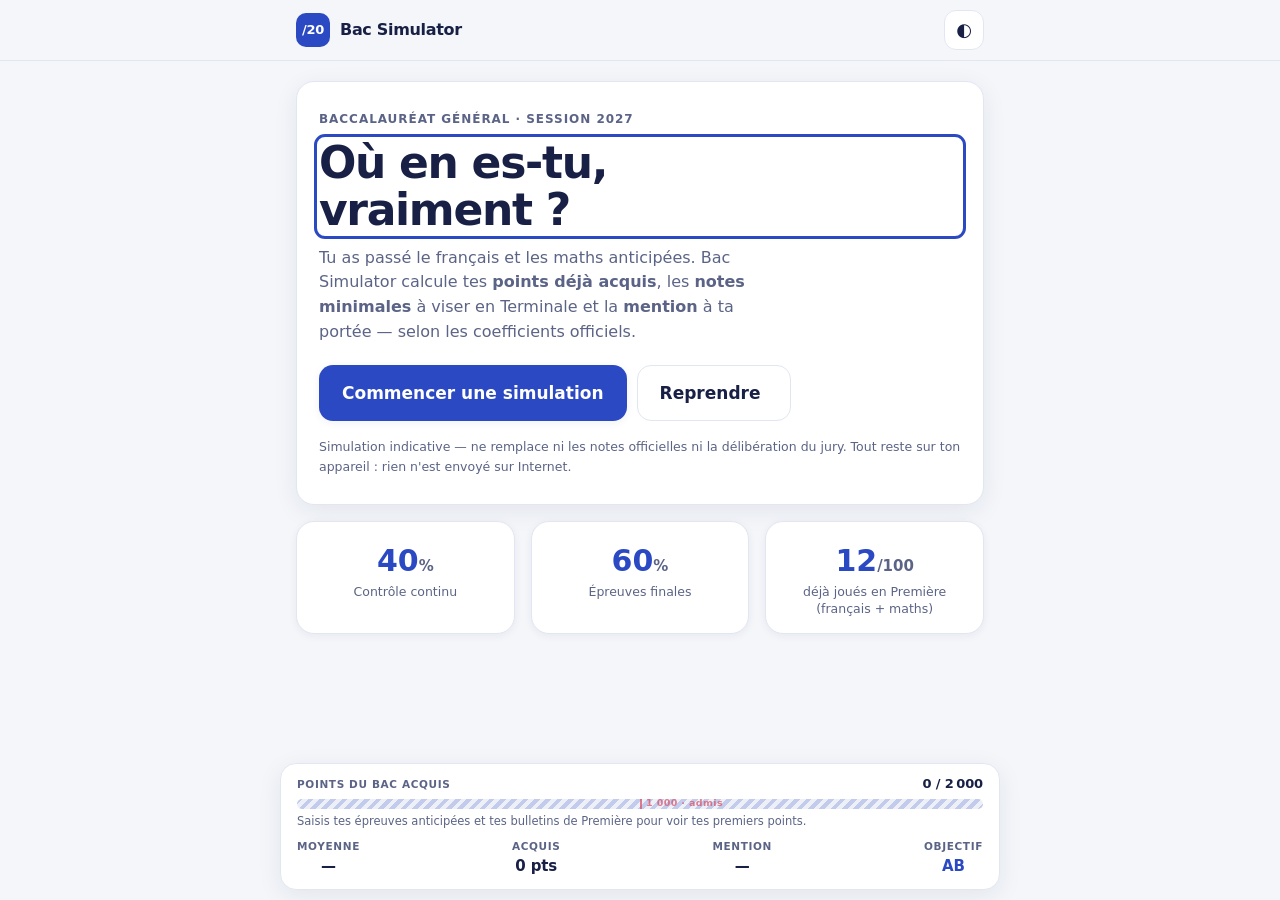
<file: index.html>
<!DOCTYPE html>
<html lang="fr" data-theme="auto">
<head>
  <meta charset="UTF-8">
  <meta name="viewport" content="width=device-width, initial-scale=1, viewport-fit=cover">
  <meta name="description" content="Bac Simulator : simulateur de moyenne au baccalauréat général (session 2027) — points acquis, notes minimales, scénarios et mentions.">
  <meta name="theme-color" content="#2B49C3">

  <title>Bac Simulator — Bac Général 2027</title>

  <!-- PWA (activée à l'étape 5) -->
  <link rel="manifest" href="manifest.json">
  <link rel="icon" href="assets/icons/icon-192.png" type="image/png">
  <link rel="apple-touch-icon" href="assets/icons/apple-touch-icon.png">

  <link rel="stylesheet" href="style.css">
</head>
<body>
  <!-- Lien d'évitement : premier élément focusable de la page -->
  <a class="skip-link" href="#main">Aller au contenu</a>

  <!-- ================================================================
       EN-TÊTE GLOBAL : logo, stepper, bascule de thème
       ================================================================ -->
  <header class="app-header" role="banner">
    <div class="app-header__inner">
      <a href="#ecran-accueil" class="brand" data-goto="accueil" aria-label="Bac Simulator, retour à l'accueil">
        <span class="brand__badge" aria-hidden="true">/20</span>
        <span class="brand__name">Bac Simulator</span>
      </a>

      <div class="app-header__actions">
        <button type="button" class="btn-icon" id="btn-theme"
                aria-label="Changer de thème (clair, sombre, automatique)">
          <span class="btn-icon__glyph" aria-hidden="true">◐</span>
        </button>
      </div>
    </div>

    <nav class="stepper" id="stepper" aria-label="Étapes de la simulation" hidden>
      <ol class="stepper__list">
        <li class="stepper__item" data-step="profil"><button type="button" data-goto="profil">Profil</button></li>
        <li class="stepper__item" data-step="specialites"><button type="button" data-goto="specialites">Spécialités</button></li>
        <li class="stepper__item" data-step="options"><button type="button" data-goto="options">Options</button></li>
        <li class="stepper__item" data-step="notes"><button type="button" data-goto="notes">Notes</button></li>
        <li class="stepper__item" data-step="resultats"><button type="button" data-goto="resultats">Résultats</button></li>
        <li class="stepper__item" data-step="strategie"><button type="button" data-goto="strategie">Stratégie</button></li>
        <li class="stepper__item" data-step="dashboard"><button type="button" data-goto="dashboard">Graphiques</button></li>
      </ol>
    </nav>
  </header>

  <main id="main" class="app-main" role="main">

    <!-- ============================================================
         ÉCRAN 1 — ACCUEIL
         ============================================================ -->
    <section class="ecran" id="ecran-accueil" aria-labelledby="titre-accueil">
      <div class="hero card card--hero">
        <p class="eyebrow">Baccalauréat général · Session 2027</p>
        <h1 id="titre-accueil" class="hero__title">Où en es-tu,<br>vraiment&nbsp;?</h1>
        <p class="hero__lead">
          Tu as passé le français et les maths anticipées. Bac Simulator calcule tes
          <strong>points déjà acquis</strong>, les <strong>notes minimales</strong> à viser en
          Terminale et la <strong>mention</strong> à ta portée — selon les coefficients officiels.
        </p>

        <div class="hero__actions">
          <button type="button" class="btn btn--primary btn--lg" id="btn-commencer" data-goto="profil">
            Commencer une simulation
          </button>
          <button type="button" class="btn btn--ghost btn--lg" id="btn-reprendre" hidden>
            Reprendre <span class="btn__meta" id="reprendre-date"></span>
          </button>
        </div>

        <p class="hero__disclaimer">
          Simulation indicative — ne remplace ni les notes officielles ni la délibération du jury.
          Tout reste sur ton appareil : rien n'est envoyé sur Internet.
        </p>
      </div>

      <div class="grid grid--3">
        <div class="card card--stat">
          <p class="stat__value">40<span class="stat__unit">%</span></p>
          <p class="stat__label">Contrôle continu</p>
        </div>
        <div class="card card--stat">
          <p class="stat__value">60<span class="stat__unit">%</span></p>
          <p class="stat__label">Épreuves finales</p>
        </div>
        <div class="card card--stat">
          <p class="stat__value">12<span class="stat__unit">/100</span></p>
          <p class="stat__label">déjà joués en Première<br>(français + maths)</p>
        </div>
      </div>
    </section>

    <!-- ============================================================
         ÉCRAN 2 — PROFIL & OBJECTIF
         ============================================================ -->
    <section class="ecran" id="ecran-profil" aria-labelledby="titre-profil" hidden>
      <h2 id="titre-profil" class="ecran__title">Ton profil</h2>
      <p class="ecran__sub">Tout est facultatif sauf l'objectif — il pilote la simulation.</p>

      <form class="card form" id="form-profil" novalidate>
        <div class="form__row form__row--2">
          <div class="field">
            <label for="input-prenom">Prénom <span class="field__hint">(facultatif)</span></label>
            <input type="text" id="input-prenom" name="prenom" autocomplete="given-name" placeholder="Ex. : Léa">
          </div>
          <div class="field">
            <label for="input-nom">Nom <span class="field__hint">(facultatif)</span></label>
            <input type="text" id="input-nom" name="nom" autocomplete="family-name" placeholder="Ex. : Martin">
          </div>
        </div>

        <div class="field">
          <label for="select-academie">Académie <span class="field__hint">(facultatif)</span></label>
          <!-- Options injectées depuis bacData.js (ordre alphabétique) -->
          <select id="select-academie" name="academie">
            <option value="">— Choisir —</option>
          </select>
        </div>

        <fieldset class="field">
          <legend>Ton objectif</legend>
          <div class="chips" role="radiogroup" aria-label="Objectif visé" id="chips-objectif">
            <label class="chip"><input type="radio" name="objectif" value="10"><span>Admis <small>≥ 10</small></span></label>
            <label class="chip"><input type="radio" name="objectif" value="12" checked><span>Assez Bien <small>≥ 12</small></span></label>
            <label class="chip"><input type="radio" name="objectif" value="14"><span>Bien <small>≥ 14</small></span></label>
            <label class="chip"><input type="radio" name="objectif" value="16"><span>Très Bien <small>≥ 16</small></span></label>
            <label class="chip"><input type="radio" name="objectif" value="20"><span>20/20 <small>viser tout</small></span></label>
          </div>
        </fieldset>

        <div class="form__nav">
          <button type="button" class="btn btn--ghost" data-goto="accueil">Retour</button>
          <button type="button" class="btn btn--primary" data-goto="specialites">Continuer</button>
        </div>
      </form>
    </section>

    <!-- ============================================================
         ÉCRAN 3 — SPÉCIALITÉS (contenu généré par ui.js)
         ============================================================ -->
    <section class="ecran" id="ecran-specialites" aria-labelledby="titre-spes" hidden>
      <h2 id="titre-spes" class="ecran__title">Tes spécialités</h2>
      <p class="ecran__sub">Choisis tes 3 spécialités de Première, puis celle que tu abandonnes.</p>

      <div class="card">
        <p class="eyebrow">1 · Mes 3 spécialités de Première</p>
        <div class="chips chips--wrap" id="liste-specialites" role="group"
             aria-label="Spécialités de Première (3 choix)"></div>
        <p class="field__error" id="err-specialites" role="alert" hidden></p>
      </div>

      <div class="card">
        <p class="eyebrow">2 · Celle que j'abandonne en fin de Première</p>
        <p class="card__note">Elle bascule en contrôle continu (coefficient 8, moyenne de Première).
          Les deux autres seront évaluées en épreuve finale (coefficient 16 chacune).</p>
        <div class="chips" id="liste-abandon" role="radiogroup" aria-label="Spécialité abandonnée"></div>
      </div>

      <div class="form__nav">
        <button type="button" class="btn btn--ghost" data-goto="profil">Retour</button>
        <button type="button" class="btn btn--primary" data-goto="options" data-etape="specialites">Continuer</button>
      </div>
    </section>

    <!-- ============================================================
         ÉCRAN 4 — OPTIONS (contenu généré par ui.js)
         ============================================================ -->
    <section class="ecran" id="ecran-options" aria-labelledby="titre-options" hidden>
      <h2 id="titre-options" class="ecran__title">Tes options</h2>
      <p class="ecran__sub">Chaque option ajoute un coefficient 2 par année suivie,
        <strong>en plus</strong> des 100 coefficients. Une note faible peut donc faire baisser ta moyenne.</p>

      <div class="card">
        <p class="eyebrow">Options suivies en Première <span class="badge">1 max + latin/grec</span></p>
        <div class="chips chips--wrap" id="options-premiere" role="group"
             aria-label="Options de Première"></div>
      </div>

      <div class="card">
        <p class="eyebrow">Options prévues en Terminale <span class="badge">2 max + latin/grec</span></p>
        <div class="chips chips--wrap" id="options-terminale" role="group"
             aria-label="Options de Terminale"></div>
        <p class="card__note">Maths complémentaires est réservée aux élèves qui abandonnent la
          spécialité maths ; Maths expertes à ceux qui la conservent.</p>
        <p class="field__error" id="err-options" role="alert" hidden></p>
      </div>

      <div class="form__nav">
        <button type="button" class="btn btn--ghost" data-goto="specialites">Retour</button>
        <button type="button" class="btn btn--primary" data-goto="notes" data-etape="options">Continuer</button>
      </div>
    </section>

    <!-- ============================================================
         ÉCRAN 5 — NOTES (lignes générées par ui.js)
         ============================================================ -->
    <section class="ecran" id="ecran-notes" aria-labelledby="titre-notes" hidden>
      <h2 id="titre-notes" class="ecran__title">Tes notes</h2>

      <div class="tabs" role="tablist" aria-label="Catégories de notes">
        <button type="button" class="tab is-active" role="tab" aria-selected="true" id="tab-ea"  aria-controls="panel-ea">Épreuves anticipées</button>
        <button type="button" class="tab" role="tab" aria-selected="false" id="tab-cc1" aria-controls="panel-cc1">Bulletins 1<sup>re</sup></button>
        <button type="button" class="tab" role="tab" aria-selected="false" id="tab-cct" aria-controls="panel-cct">Hypothèses T<sup>le</sup></button>
      </div>

      <!-- Volet 1 : épreuves anticipées (déjà passées) -->
      <div class="tab-panel" id="panel-ea" role="tabpanel" aria-labelledby="tab-ea">
        <div id="liste-ea"></div>
      </div>

      <!-- Volet 2 : bulletins de Première -->
      <div class="tab-panel" id="panel-cc1" role="tabpanel" aria-labelledby="tab-cc1" hidden>
        <div class="switch-line card card--flat">
          <label class="switch">
            <input type="checkbox" id="mode-trimestres">
            <span class="switch__track" aria-hidden="true"></span>
            <span class="switch__label">Saisir les 3 trimestres (au lieu de la moyenne annuelle)</span>
          </label>
        </div>
        <div id="liste-cc1"></div>
      </div>

      <!-- Volet 3 : hypothèses de Terminale (bulletins + épreuves finales) -->
      <div class="tab-panel" id="panel-cct" role="tabpanel" aria-labelledby="tab-cct" hidden>
        <p class="callout">
          Ces notes sont des <strong>hypothèses</strong> : ajuste-les au fil de l'année de
          Terminale, tout se recalcule aussitôt. Les lignes vides sont supposées égales à
          ta moyenne actuelle dans les calculs d'objectif.
        </p>
        <button type="button" class="btn btn--ghost" id="btn-prefill">
          Pré-remplir avec mes moyennes de Première
        </button>
        <p class="eyebrow" style="margin-top:16px">Bulletins de Terminale <span class="badge">dont EPS, coef 6</span></p>
        <div id="liste-cct"></div>
        <p class="eyebrow" style="margin-top:16px">Épreuves finales</p>
        <div id="liste-epreuves-terminale"></div>
      </div>

      <div class="form__nav">
        <button type="button" class="btn btn--ghost" data-goto="options">Retour</button>
        <button type="button" class="btn btn--primary" data-goto="resultats">Voir mes résultats</button>
      </div>
    </section>

    <!-- ============================================================
         ÉCRAN 6 — RÉSULTATS & SCÉNARIOS (rempli par ui.js)
         ============================================================ -->
    <section class="ecran" id="ecran-resultats" aria-labelledby="titre-resultats" hidden>
      <h2 id="titre-resultats" class="ecran__title">Tes résultats</h2>

      <div class="card card--copie">
        <div class="copie__ligne">
          <span>Moyenne projetée</span>
          <strong class="num num--xl" id="res-moyenne">—</strong>
        </div>
        <div class="copie__grid">
          <div><span>Points acquis (Première)</span><strong class="num" id="res-acquis">—</strong></div>
          <div><span>Points restants (max)</span><strong class="num" id="res-restants">—</strong></div>
          <div><span>Coefficient total</span><strong class="num" id="res-coef">—</strong></div>
          <div><span>Mention projetée</span><strong id="res-mention">—</strong></div>
          <div><span>Encore possible</span><strong id="res-mention-max">—</strong></div>
          <div><span>Indice de faisabilité</span><strong class="num" id="res-faisabilite">—</strong></div>
        </div>
        <p class="card__note copie__legende"><strong>Acquis</strong> = épreuves anticipées + bulletins de
          Première (contrôle continu inclus) — ces points sont définitifs.
          <strong>Projeté</strong> = tes hypothèses de Terminale, encore modifiables.</p>
        <p class="card__note" id="res-avertissement" hidden></p>
      </div>

      <div class="card">
        <p class="eyebrow" id="titre-minimales">Pour atteindre ton objectif</p>
        <p class="card__note" id="texte-minimales"></p>
        <ul class="mini-notes" id="liste-minimales"></ul>
      </div>

      <div class="card" id="carte-scenarios">
        <p class="eyebrow">Scénarios pour y arriver</p>
        <div class="scenarios" id="liste-scenarios"></div>
      </div>

      <!-- Rattrapage (2d groupe) : visible seulement entre 8 et 10 de moyenne -->
      <div class="card card--rattrapage" id="carte-rattrapage" hidden>
        <p class="eyebrow">Rattrapage (épreuves du 2d groupe)</p>
        <p class="card__note" id="rattrapage-intro"></p>
        <div class="chips" id="rattrapage-matieres" role="group"
             aria-label="Choisis les 2 matières à repasser à l'oral"></div>
        <div id="rattrapage-resultat" aria-live="polite"></div>
      </div>

      <!-- Notes cibles (mode manuel) + comparateur « Et si ? » -->
      <div class="card" id="carte-cibles">
        <p class="eyebrow">Et si… ? — Mes notes cibles</p>
        <p class="card__note">Fixe TES notes visées aux épreuves de Terminale :
          la colonne B montre ce que ça donnerait, comparé à tes hypothèses
          actuelles (colonne A). Champs vides = hypothèses actuelles.</p>
        <div id="liste-cibles"></div>
        <div class="comparateur">
          <div class="comparateur__colonne">
            <span class="bandeau__label">A · Hypothèses actuelles</span>
            <strong class="num" id="comp-a-moyenne">—</strong>
            <span id="comp-a-mention" class="comparateur__mention">—</span>
          </div>
          <div class="comparateur__delta num" id="comp-delta" aria-live="polite">—</div>
          <div class="comparateur__colonne">
            <span class="bandeau__label">B · Mes notes cibles</span>
            <strong class="num" id="comp-b-moyenne">—</strong>
            <span id="comp-b-mention" class="comparateur__mention">—</span>
          </div>
        </div>
      </div>

      <div class="card card--assistant">
        <p class="eyebrow">L'assistant</p>
        <ul class="conseils" id="liste-conseils" aria-live="polite"></ul>
      </div>

      <div class="form__nav">
        <button type="button" class="btn btn--ghost" data-goto="notes">Retour</button>
        <button type="button" class="btn btn--primary" data-goto="strategie">Voir ma stratégie</button>
      </div>
    </section>

    <!-- ============================================================
         ÉCRAN 7 — TABLEAU DE BORD (Chart.js à l'étape 4)
         ============================================================ -->
    <!-- ============================================================
         ÉCRAN 7 — STRATÉGIE (v1.3, contenu généré par ui.js)
         ============================================================ -->
    <section class="ecran" id="ecran-strategie" aria-labelledby="titre-strategie" hidden>
      <h2 id="titre-strategie" class="ecran__title">Ta stratégie</h2>
      <p class="ecran__sub">Le chemin le plus facile vers ton objectif, calculé
        à partir de ton niveau et de tes points forts — pas une répartition
        uniforme.</p>

      <!-- Choix de l'objectif à optimiser -->
      <section class="card" aria-labelledby="titre-strat-objectif">
        <p class="eyebrow" id="titre-strat-objectif">Objectif à atteindre</p>
        <div class="chips" role="radiogroup" aria-label="Objectif de la stratégie"
             id="strategie-objectifs"></div>
        <p class="strat__requis" id="strategie-requis"></p>
      </section>

      <!-- Curseur de confiance : c'est lui qui personnalise tout le reste -->
      <section class="card" aria-labelledby="titre-confiance">
        <p class="eyebrow" id="titre-confiance">Ton niveau, matière par matière</p>
        <p class="ecran__sub">Gagner un point coûte plus cher dans une matière
          fragile. Dis-le au simulateur : il en tiendra compte pour répartir
          l'effort.</p>
        <div id="liste-confiance"></div>
      </section>

      <!-- Les trois chemins, classés du plus facile au plus dur -->
      <section class="card" aria-labelledby="titre-chemins">
        <p class="eyebrow" id="titre-chemins">Trois chemins possibles</p>
        <div id="liste-strategies" aria-live="polite"></div>
      </section>

      <!-- Classement de rentabilité -->
      <section class="card" aria-labelledby="titre-rentabilite">
        <p class="eyebrow" id="titre-rentabilite">Où un point rapporte-t-il le plus ?</p>
        <ol class="rentab" id="liste-rentabilite"></ol>
        <p class="ecran__sub" id="rentab-note"></p>
      </section>

      <div class="form__nav">
        <button type="button" class="btn btn--ghost" data-goto="resultats">Retour</button>
        <button type="button" class="btn btn--primary" data-goto="dashboard">Graphiques</button>
      </div>
    </section>

    <section class="ecran" id="ecran-dashboard" aria-labelledby="titre-dash" hidden>
      <h2 id="titre-dash" class="ecran__title">Tableau de bord</h2>
      <p class="ecran__sub">Quatre lectures visuelles de ta simulation, mises à jour en direct.
        Touche un graphique pour l'agrandir.</p>

      <div class="grid grid--2">
        <div class="card card--chart">
          <p class="eyebrow">Répartition des coefficients</p>
          <div class="chart-slot"><canvas id="chart-coefs" aria-label="Répartition des coefficients" role="img"></canvas></div>
        </div>
        <div class="card card--chart">
          <p class="eyebrow">Points acquis / projetés / restants</p>
          <div class="chart-slot"><canvas id="chart-points" aria-label="Points acquis, projetés et restants" role="img"></canvas></div>
        </div>
        <div class="card card--chart">
          <p class="eyebrow">Progression vers l'objectif</p>
          <div class="chart-slot"><canvas id="chart-progression" aria-label="Progression vers l'objectif" role="img"></canvas></div>
        </div>
        <div class="card card--chart">
          <p class="eyebrow">Note requise par mention</p>
          <div class="chart-slot"><canvas id="chart-mentions" aria-label="Note moyenne requise pour chaque mention" role="img"></canvas></div>
        </div>
        <div class="card card--chart" id="carte-historique" hidden>
          <p class="eyebrow">Évolution de ma moyenne projetée</p>
          <div class="chart-slot"><canvas id="chart-historique" aria-label="Évolution de la moyenne projetée dans le temps" role="img"></canvas></div>
        </div>
      </div>

      <div class="card card--flat">
        <p class="card__note">Épingle régulièrement ta moyenne (une fois par jour
          maximum) pour suivre ta progression sur l'année de Terminale. Un point
          est aussi épinglé automatiquement à chaque première visite du jour.</p>
        <button type="button" class="btn btn--ghost" id="btn-epingler">
          📌 Épingler ma moyenne du jour
        </button>
      </div>

      <div class="form__nav">
        <button type="button" class="btn btn--ghost" data-goto="resultats">Retour</button>
        <button type="button" class="btn btn--primary" data-goto="export">Exporter / Réglages</button>
      </div>
    </section>

    <!-- ============================================================
         ÉCRAN 8 — EXPORT & RÉGLAGES
         ============================================================ -->
    <section class="ecran" id="ecran-export" aria-labelledby="titre-export" hidden>
      <h2 id="titre-export" class="ecran__title">Export &amp; réglages</h2>

      <div class="card">
        <p class="eyebrow">Bilan PDF</p>
        <p class="card__note">Un document complet : notes, coefficients, calculs, graphiques et scénarios.</p>
        <button type="button" class="btn btn--primary" id="btn-pdf">
          Télécharger le bilan PDF
        </button>
      </div>

      <div class="card">
        <p class="eyebrow">Partager ma simulation</p>
        <p class="card__note">Génère un lien qui contient toute ta simulation
          (parcours, notes, profil) — la personne qui l'ouvre la retrouve à
          l'identique, sans aucun serveur. Ne le partage qu'avec des personnes
          de confiance.</p>
        <button type="button" class="btn btn--primary" id="btn-partager">
          Copier le lien de partage
        </button>
        <p class="card__note" id="partage-feedback" role="status" hidden></p>
      </div>

      <div class="card">
        <p class="eyebrow">Installer l'application</p>
        <p class="card__note">Bac Simulator s'installe comme une application et
          fonctionne ensuite entièrement hors ligne.</p>
        <button type="button" class="btn btn--ghost" id="btn-installer" hidden>
          Installer sur cet appareil
        </button>
        <p class="card__note" id="ios-install" hidden>
          Sur iPhone / iPad : bouton <strong>Partager</strong> de Safari →
          <strong>« Sur l'écran d'accueil »</strong>.
        </p>
        <p class="card__note" id="install-indispo" hidden>
          L'installation sera proposée par le navigateur après quelques visites,
          ou via le menu du navigateur (« Installer l'application »).
        </p>
      </div>

      <div class="card">
        <p class="eyebrow">Sauvegarde</p>
        <p class="card__note">Ta simulation est enregistrée automatiquement sur cet appareil
          (localStorage). Rien n'est envoyé sur Internet.</p>
        <button type="button" class="btn btn--danger" id="btn-reset">Réinitialiser la simulation</button>
      </div>

      <div class="form__nav">
        <button type="button" class="btn btn--ghost" data-goto="dashboard">Retour</button>
        <button type="button" class="btn btn--ghost" data-goto="accueil">Accueil</button>
      </div>
    </section>
  </main>

  <!-- ================================================================
       BANDEAU DE SYNTHÈSE (sticky, mis à jour en direct par ui.js)
       ================================================================ -->
  <aside class="bandeau" id="bandeau" aria-live="polite" aria-label="Synthèse en direct" hidden>

    <!-- Barre des points du bac déjà acquis (sur 2 000). Le repère à 50 %
         matérialise les 1 000 points de l'admission. -->
    <div class="jauge" id="jauge-bac">
      <div class="jauge__entete">
        <span class="jauge__label">Points du bac acquis</span>
        <strong class="jauge__valeur num" id="jauge-texte">0 / 2 000</strong>
      </div>
      <div class="jauge__piste" role="progressbar" id="jauge-barre"
           aria-valuemin="0" aria-valuemax="100" aria-valuenow="0"
           aria-label="Part des points du bac déjà acquis">
        <div class="jauge__remplissage" id="jauge-remplissage"></div>
        <div class="jauge__enjeu" id="jauge-enjeu"></div>
        <span class="jauge__repere" aria-hidden="true"><i>1 000 · admis</i></span>
      </div>
      <p class="jauge__note" id="jauge-note">Seules les notes déjà obtenues comptent ici.</p>
    </div>

    <div class="bandeau__chiffres">
    <div class="bandeau__item">
      <span class="bandeau__label">Moyenne</span>
      <strong class="num" id="bandeau-moyenne">—</strong>
    </div>
    <div class="bandeau__item">
      <span class="bandeau__label">Acquis</span>
      <strong class="num" id="bandeau-acquis">—</strong>
    </div>
    <div class="bandeau__item">
      <span class="bandeau__label">Mention</span>
      <strong id="bandeau-mention">—</strong>
    </div>
    <div class="bandeau__item bandeau__item--objectif">
      <span class="bandeau__label">Objectif</span>
      <strong id="bandeau-objectif">—</strong>
    </div>
    </div>
  </aside>

  <!-- ================================================================
       MODALE « GRAPHIQUE EN PLEIN ÉCRAN »
       ================================================================ -->
  <div class="modale" id="modale-graph" role="dialog" aria-modal="true"
       aria-labelledby="modale-titre" hidden>
    <div class="modale__contenu card">
      <header class="modale__entete">
        <p class="eyebrow" id="modale-titre"></p>
        <button type="button" class="btn-icon" id="modale-fermer" aria-label="Fermer le graphique">
          <span aria-hidden="true">✕</span>
        </button>
      </header>
      <div class="modale__canvas">
        <canvas id="chart-zoom"></canvas>
      </div>
    </div>
  </div>

  <!-- Bibliothèques embarquées localement (assets/libs) : window.Chart, window.jspdf -->
  <script src="assets/libs/chart.umd.min.js"></script>
  <script src="assets/libs/jspdf.umd.min.js"></script>
  <!-- Point d'entrée (modules ES6 → serveur local ou GitHub Pages, cf. README) -->
  <script type="module" src="script.js"></script>
</body>
</html>
</file>
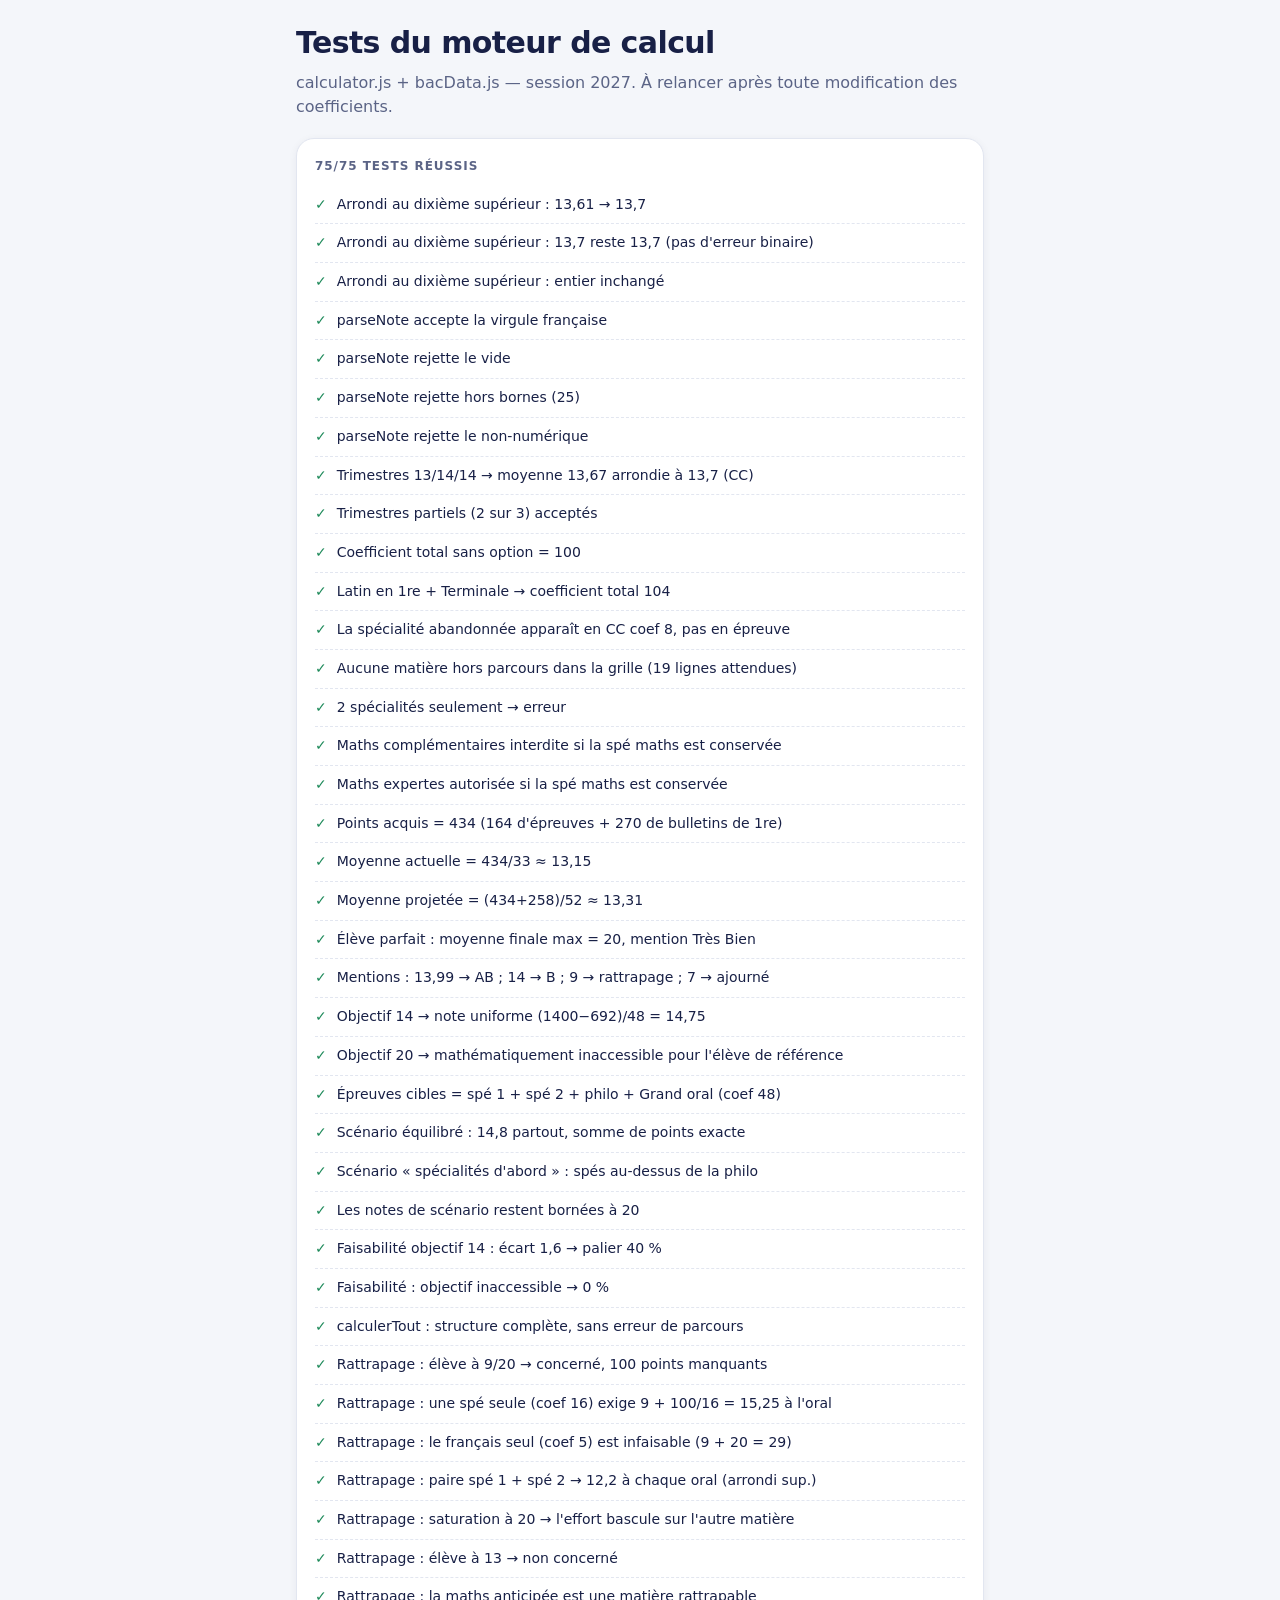
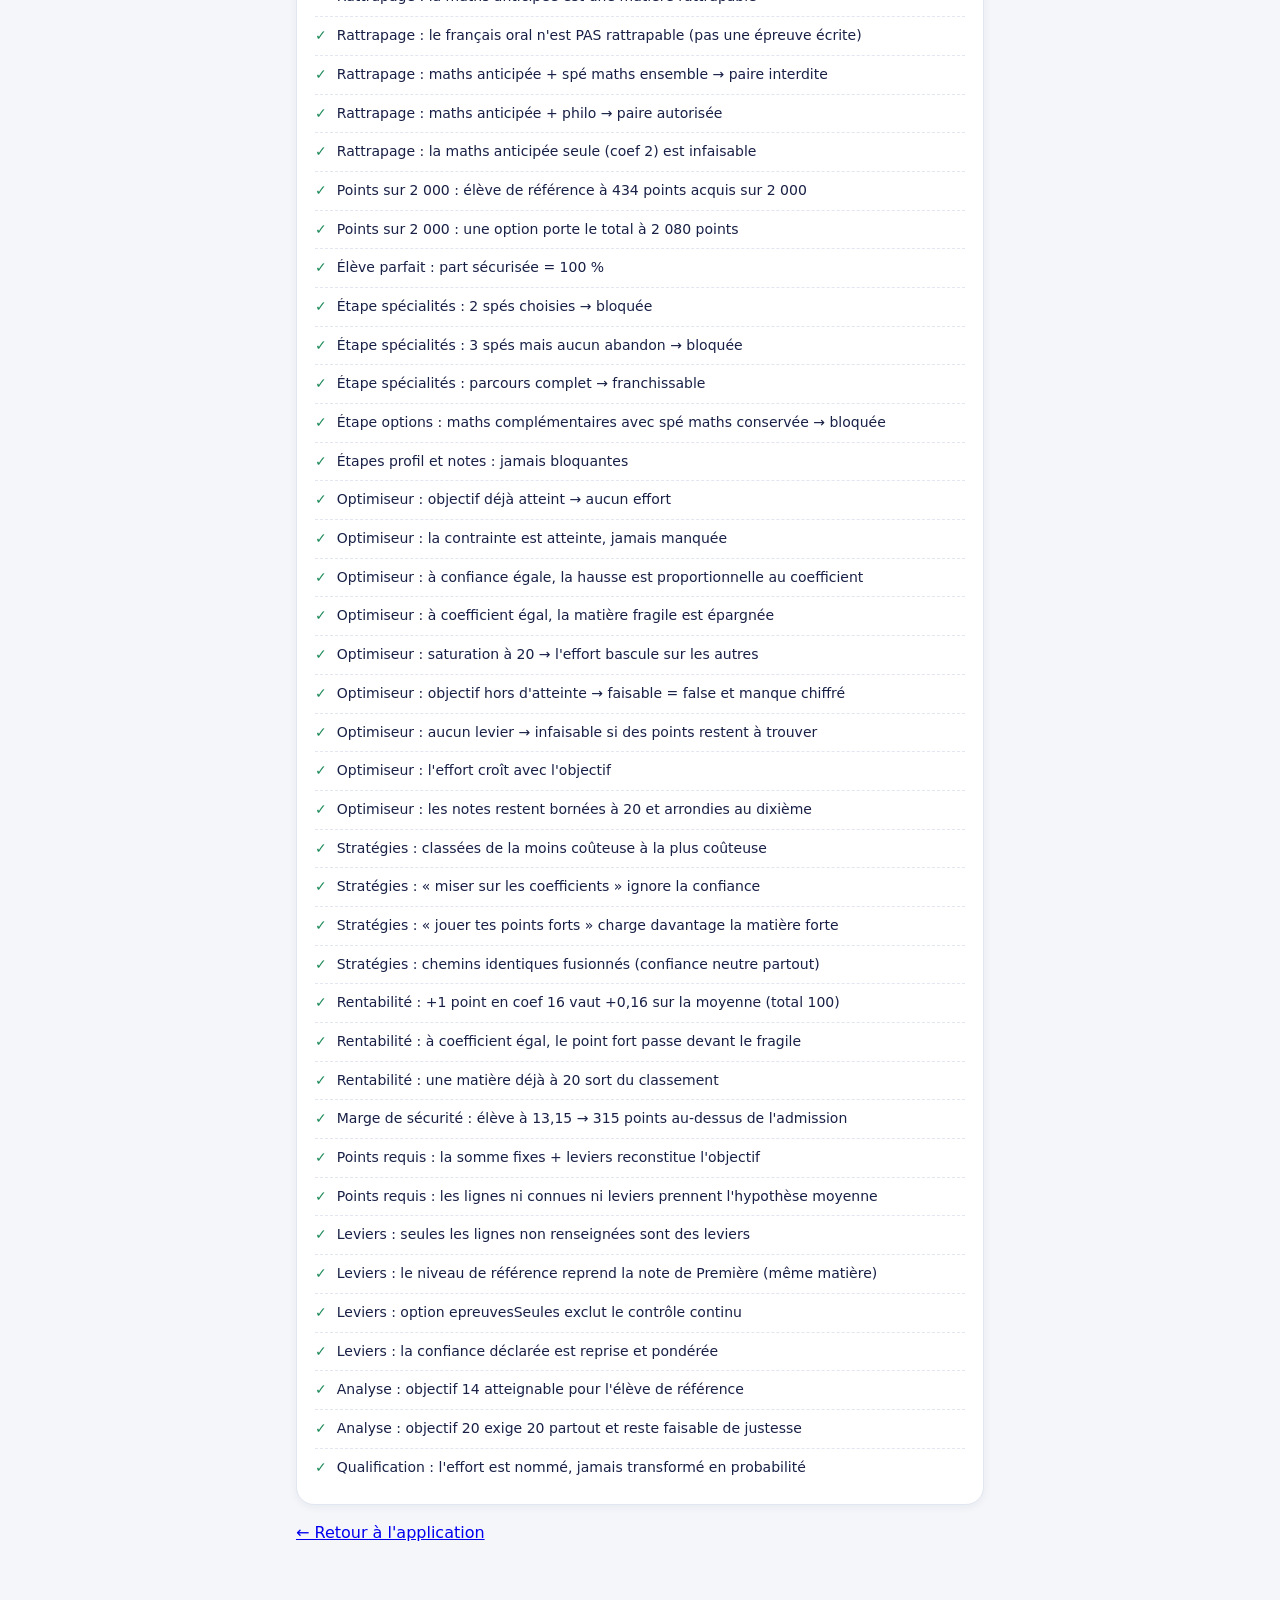
<file: tests.html>
<!DOCTYPE html>
<html lang="fr" data-theme="auto">
<head>
  <meta charset="UTF-8">
  <meta name="viewport" content="width=device-width, initial-scale=1">
  <title>Bac Simulator — Tests du moteur de calcul</title>
  <link rel="stylesheet" href="style.css">
  <style>
    /* Styles propres à la page de tests */
    .test-ligne { display: flex; gap: 10px; padding: 8px 0; border-bottom: 1px dashed var(--line); font-size: 14px; }
    .test-ligne:last-child { border-bottom: 0; }
    .test-ok    { color: var(--ok); font-weight: 800; }
    .test-ko    { color: var(--marge); font-weight: 800; }
    .test-msg   { color: var(--marge); font-size: 12.5px; }
  </style>
</head>
<body>
  <main class="app-main">
    <h1 class="ecran__title">Tests du moteur de calcul</h1>
    <p class="ecran__sub">calculator.js + bacData.js — session 2027. À relancer après toute modification des coefficients.</p>
    <div class="card">
      <p class="eyebrow" id="bilan">Exécution…</p>
      <div id="rapport"></div>
    </div>
    <p><a href="index.html">← Retour à l'application</a></p>
  </main>

  <script type="module">
    import { obtenirResultats } from "./tests.js";
    const resultats = obtenirResultats();
    const rapport = document.getElementById("rapport");
    let reussis = 0;
    for (const r of resultats) {
      if (r.ok) reussis++;
      const ligne = document.createElement("div");
      ligne.className = "test-ligne";
      ligne.innerHTML = `<span class="${r.ok ? "test-ok" : "test-ko"}">${r.ok ? "✓" : "✗"}</span>
        <span>${r.nom}${r.ok ? "" : ` — <span class="test-msg">${r.message}</span>`}</span>`;
      rapport.appendChild(ligne);
    }
    document.getElementById("bilan").textContent =
      `${reussis}/${resultats.length} tests réussis`;
  </script>
</body>
</html>
</file>
<file: style.css>
/* ============================================================================
   Bac Simulator — style.css
   ----------------------------------------------------------------------------
   Direction visuelle « Encre & Copie » : l'application emprunte au monde de la
   copie d'examen — papier clair, encre bleue de stylo, marge qui code le
   statut de chaque note :
     · marge PLEINE bleue      = note acquise (épreuve passée, bulletin validé)
     · marge POINTILLÉE        = note projetée (hypothèse de Terminale)
     · marge TIRETÉE grise     = épreuve à venir, non renseignée
   Mobile-first, aucune bibliothèque. Grid pour les tableaux, Flexbox pour les
   formulaires. Deux thèmes : « Copie » (clair) et « Ardoise » (sombre).
   ============================================================================ */

/* ----------------------------------------------------------------------------
   1. VARIABLES DE THÈME
   --------------------------------------------------------------------------- */
:root {
  /* Thème clair « Copie » */
  --bg:            #F4F6FA;   /* papier */
  --surface:       #FFFFFF;   /* cartes */
  --surface-2:     #EDF0F7;   /* zones secondaires */
  --ink:           #182046;   /* texte principal — bleu-noir d'encre */
  --ink-2:         #5B6486;   /* texte secondaire */
  --accent:        #2B49C3;   /* bleu stylo */
  --accent-ink:    #FFFFFF;   /* texte sur accent */
  --accent-soft:   #E7ECFB;   /* fond bleu très pâle */
  --marge:         #D9536B;   /* rouge de marge — erreurs, abandon */
  --ok:            #1E8A5A;   /* vert — objectifs atteints */
  --warn:          #A9741B;   /* ocre — vigilance */
  --gold:          #B98A1F;   /* mention Très Bien */
  --line:          #E2E6F0;   /* filets */
  --shadow:        0 6px 24px rgba(24, 32, 70, 0.08);
  --shadow-sm:     0 2px 8px  rgba(24, 32, 70, 0.06);

  /* Géométrie & rythme */
  --radius:        18px;
  --radius-sm:     12px;
  --gap:           16px;
  --maxw:          720px;
  --marge-w:       4px;       /* épaisseur de la marge de copie */

  /* Typographie : piles système → rendu natif, hors-ligne garanti */
  --font-ui:  system-ui, -apple-system, "Segoe UI", Roboto, "Helvetica Neue", Arial, sans-serif;
  --font-num: ui-rounded, "SF Pro Rounded", system-ui, sans-serif;

  --transition: 180ms cubic-bezier(.4, 0, .2, 1);

  color-scheme: light;
}

/* Thème sombre « Ardoise » — appliqué :
   1. automatiquement si data-theme="auto" et préférence système sombre ;
   2. manuellement si data-theme="sombre".                                    */
[data-theme="sombre"] { color-scheme: dark; }

@media (prefers-color-scheme: dark) {
  [data-theme="auto"] { color-scheme: dark; }
}

[data-theme="sombre"],
:root:has([data-theme]) { /* garde-fou : ne rien casser si :has non supporté */ }

[data-theme="sombre"] {
  --bg:          #0E1220;
  --surface:     #181D30;
  --surface-2:   #212843;
  --ink:         #E8EBF7;
  --ink-2:       #98A1C2;
  --accent:      #8CA0F4;
  --accent-ink:  #0E1220;
  --accent-soft: #232C4E;
  --marge:       #EF8299;
  --ok:          #4CC38F;
  --warn:        #D9A94A;
  --gold:        #E0B54E;
  --line:        #2A314D;
  --shadow:      0 6px 24px rgba(0, 0, 0, 0.35);
  --shadow-sm:   0 2px 8px  rgba(0, 0, 0, 0.30);
}

@media (prefers-color-scheme: dark) {
  [data-theme="auto"] {
    --bg:          #0E1220;
    --surface:     #181D30;
    --surface-2:   #212843;
    --ink:         #E8EBF7;
    --ink-2:       #98A1C2;
    --accent:      #8CA0F4;
    --accent-ink:  #0E1220;
    --accent-soft: #232C4E;
    --marge:       #EF8299;
    --ok:          #4CC38F;
    --warn:        #D9A94A;
    --gold:        #E0B54E;
    --line:        #2A314D;
    --shadow:      0 6px 24px rgba(0, 0, 0, 0.35);
    --shadow-sm:   0 2px 8px  rgba(0, 0, 0, 0.30);
  }
}

/* ----------------------------------------------------------------------------
   2. BASE & RESET LÉGER
   --------------------------------------------------------------------------- */
*, *::before, *::after { box-sizing: border-box; }

html { -webkit-text-size-adjust: 100%; }

body {
  margin: 0;
  font-family: var(--font-ui);
  font-size: 16px;
  line-height: 1.55;
  color: var(--ink);
  background: var(--bg);
  min-height: 100dvh;
  /* Réserve pour le bandeau sticky en bas + encoches iOS */
  padding-bottom: calc(84px + env(safe-area-inset-bottom));
}

h1, h2, h3, p, ul, ol, fieldset { margin: 0; }
ul, ol { padding: 0; list-style: none; }
fieldset { border: 0; padding: 0; }
button { font: inherit; color: inherit; }
img, canvas { max-width: 100%; }

/* Tous les nombres (notes, points, coefs) en chiffres tabulaires :
   ils restent alignés quand les valeurs changent en direct. */
.num {
  font-family: var(--font-num);
  font-variant-numeric: tabular-nums;
  font-weight: 700;
  letter-spacing: -0.01em;
}

/* Focus clavier toujours visible (accessibilité) */
:focus-visible {
  outline: 3px solid var(--accent);
  outline-offset: 2px;
  border-radius: 6px;
}

/* Respect de prefers-reduced-motion : plus aucune animation */
@media (prefers-reduced-motion: reduce) {
  *, *::before, *::after {
    animation: none !important;
    transition: none !important;
  }
}

/* ----------------------------------------------------------------------------
   3. EN-TÊTE & STEPPER
   --------------------------------------------------------------------------- */
.app-header {
  position: sticky;
  top: 0;
  z-index: 20;
  background: color-mix(in srgb, var(--bg) 88%, transparent);
  backdrop-filter: blur(10px);
  border-bottom: 1px solid var(--line);
}

.app-header__inner {
  max-width: var(--maxw);
  margin: 0 auto;
  padding: 10px var(--gap);
  display: flex;
  align-items: center;
  justify-content: space-between;
}

.brand {
  display: inline-flex;
  align-items: center;
  gap: 10px;
  text-decoration: none;
  color: var(--ink);
  font-weight: 800;
  letter-spacing: -0.02em;
}

/* Pastille « /20 » : identité de l'app */
.brand__badge {
  display: grid;
  place-items: center;
  width: 34px;
  height: 34px;
  border-radius: 10px;
  background: var(--accent);
  color: var(--accent-ink);
  font-family: var(--font-num);
  font-size: 13px;
  font-weight: 800;
}

.btn-icon {
  width: 40px;
  height: 40px;
  border: 1px solid var(--line);
  border-radius: 12px;
  background: var(--surface);
  cursor: pointer;
  transition: background var(--transition);
}
.btn-icon:hover { background: var(--surface-2); }
.btn-icon__glyph { font-size: 18px; }

/* Fil d'étapes horizontal, défilable sur mobile */
.stepper { border-top: 1px solid var(--line); }
.stepper__list {
  max-width: var(--maxw);
  margin: 0 auto;
  padding: 6px var(--gap);
  display: flex;
  gap: 4px;
  overflow-x: auto;
  scrollbar-width: none;
}
.stepper__list::-webkit-scrollbar { display: none; }

.stepper__item button {
  border: 0;
  background: none;
  padding: 6px 10px;
  border-radius: 999px;
  color: var(--ink-2);
  font-size: 13px;
  font-weight: 600;
  white-space: nowrap;
  cursor: pointer;
  transition: background var(--transition), color var(--transition);
}
.stepper__item.is-active button {
  background: var(--accent-soft);
  color: var(--accent);
}
.stepper__item.is-done button { color: var(--ink); }

/* ----------------------------------------------------------------------------
   4. STRUCTURE DES ÉCRANS
   --------------------------------------------------------------------------- */
.app-main {
  max-width: var(--maxw);
  margin: 0 auto;
  padding: 20px var(--gap) 32px;
}

/* Apparition discrète de chaque écran */
.ecran { animation: ecran-in 260ms ease both; }
@keyframes ecran-in {
  from { opacity: 0; transform: translateY(8px); }
  to   { opacity: 1; transform: none; }
}

.ecran__title {
  font-size: clamp(24px, 5vw, 30px);
  font-weight: 800;
  letter-spacing: -0.02em;
  margin-bottom: 4px;
}
.ecran__sub { color: var(--ink-2); margin-bottom: 18px; }

/* Sur-titre en petites capitales : structure les cartes */
.eyebrow {
  font-size: 12px;
  font-weight: 700;
  text-transform: uppercase;
  letter-spacing: 0.08em;
  color: var(--ink-2);
  margin-bottom: 10px;
}

/* ----------------------------------------------------------------------------
   5. CARTES
   --------------------------------------------------------------------------- */
.card {
  background: var(--surface);
  border: 1px solid var(--line);
  border-radius: var(--radius);
  box-shadow: var(--shadow-sm);
  padding: 18px;
  margin-bottom: var(--gap);
}
.card--flat { box-shadow: none; }
.card__note { color: var(--ink-2); font-size: 14px; margin-bottom: 12px; }

/* Carte héro de l'accueil */
.card--hero {
  padding: 28px 22px;
  box-shadow: var(--shadow);
}
.hero__title {
  font-size: clamp(32px, 8vw, 44px);
  line-height: 1.08;
  font-weight: 800;
  letter-spacing: -0.03em;
  margin: 6px 0 12px;
}
.hero__lead { color: var(--ink-2); max-width: 46ch; }
.hero__actions {
  display: flex;
  flex-wrap: wrap;
  gap: 10px;
  margin-top: 20px;
}
.hero__disclaimer {
  margin-top: 16px;
  font-size: 12.5px;
  color: var(--ink-2);
}

/* Cartes statistiques de l'accueil */
.card--stat { text-align: center; padding: 16px 10px; margin-bottom: 0; }
.stat__value {
  font-family: var(--font-num);
  font-size: 30px;
  font-weight: 800;
  color: var(--accent);
  font-variant-numeric: tabular-nums;
}
.stat__unit { font-size: 15px; color: var(--ink-2); font-weight: 700; }
.stat__label { font-size: 12.5px; color: var(--ink-2); line-height: 1.3; }

/* ----------------------------------------------------------------------------
   6. GRILLES UTILITAIRES (CSS Grid)
   --------------------------------------------------------------------------- */
.grid { display: grid; gap: var(--gap); }
.grid--3 { grid-template-columns: repeat(3, 1fr); }
.grid--2 { grid-template-columns: 1fr; }

@media (min-width: 640px) {
  .grid--2 { grid-template-columns: repeat(2, 1fr); }
}
@media (max-width: 420px) {
  .grid--3 { grid-template-columns: 1fr; }
}

/* ----------------------------------------------------------------------------
   7. BOUTONS
   --------------------------------------------------------------------------- */
.btn {
  display: inline-flex;
  align-items: center;
  justify-content: center;
  gap: 8px;
  border: 1px solid transparent;
  border-radius: 14px;
  padding: 11px 18px;
  font-weight: 700;
  cursor: pointer;
  transition: transform var(--transition), background var(--transition),
              box-shadow var(--transition);
}
.btn:active { transform: scale(0.98); }
.btn--lg { padding: 14px 22px; font-size: 17px; }

.btn--primary {
  background: var(--accent);
  color: var(--accent-ink);
  box-shadow: var(--shadow-sm);
}
.btn--primary:hover { box-shadow: var(--shadow); }
.btn--primary:disabled { opacity: 0.5; cursor: not-allowed; }

.btn--ghost {
  background: var(--surface);
  color: var(--ink);
  border-color: var(--line);
}
.btn--ghost:hover { background: var(--surface-2); }

.btn--danger {
  background: transparent;
  color: var(--marge);
  border-color: color-mix(in srgb, var(--marge) 40%, transparent);
}
.btn--danger:hover { background: color-mix(in srgb, var(--marge) 10%, transparent); }

.btn__meta { font-size: 12px; font-weight: 500; opacity: 0.75; }

.form__nav {
  display: flex;
  justify-content: space-between;
  gap: 10px;
  margin-top: 18px;
}

/* ----------------------------------------------------------------------------
   8. FORMULAIRES : CHAMPS, CHIPS, ONGLETS, INTERRUPTEUR
   --------------------------------------------------------------------------- */
.form { display: flex; flex-direction: column; gap: 16px; }
.form__row--2 {
  display: grid;
  grid-template-columns: 1fr;
  gap: 16px;
}
@media (min-width: 560px) {
  .form__row--2 { grid-template-columns: 1fr 1fr; }
}

.field label, .field legend {
  display: block;
  font-weight: 700;
  font-size: 14px;
  margin-bottom: 6px;
}
.field__hint { font-weight: 500; color: var(--ink-2); }

input[type="text"], select {
  width: 100%;
  padding: 11px 12px;
  border: 1px solid var(--line);
  border-radius: var(--radius-sm);
  background: var(--surface);
  color: var(--ink);
  font: inherit;
  transition: border-color var(--transition);
}
input[type="text"]:focus, select:focus { border-color: var(--accent); outline: none; }

/* Message d'erreur accessible (relié via aria-describedby à l'étape 3) */
.field__error {
  color: var(--marge);
  font-size: 13.5px;
  font-weight: 600;
  margin-top: 8px;
}

/* Chips : sélection de spécialités, options, objectif.
   L'input reste dans le DOM (accessibilité clavier + lecteurs d'écran),
   masqué visuellement, l'état est porté par le <span>. */
.chips { display: flex; flex-wrap: wrap; gap: 8px; }
.chip { position: relative; }
.chip input {
  position: absolute;
  inset: 0;
  opacity: 0;
  cursor: pointer;
}
.chip span {
  display: inline-flex;
  flex-direction: column;
  align-items: center;
  gap: 0;
  padding: 9px 14px;
  border: 1px solid var(--line);
  border-radius: 999px;
  background: var(--surface);
  font-weight: 600;
  font-size: 14px;
  line-height: 1.25;
  transition: background var(--transition), border-color var(--transition),
              color var(--transition);
}
.chip small { font-size: 11px; font-weight: 500; color: var(--ink-2); }
.chip input:checked + span {
  background: var(--accent-soft);
  border-color: var(--accent);
  color: var(--accent);
}
.chip input:checked + span small { color: inherit; opacity: 0.8; }
.chip input:focus-visible + span {
  outline: 3px solid var(--accent);
  outline-offset: 2px;
}
/* Chips « abandon » : rouge de marge */
.chip--danger input:checked + span {
  background: color-mix(in srgb, var(--marge) 12%, transparent);
  border-color: var(--marge);
  color: var(--marge);
}
.chip--disabled span { opacity: 0.45; }

/* Onglets de l'écran Notes */
.tabs {
  display: flex;
  gap: 6px;
  padding: 4px;
  background: var(--surface-2);
  border-radius: 14px;
  margin-bottom: 14px;
}
.tab {
  flex: 1;
  border: 0;
  padding: 9px 6px;
  border-radius: 10px;
  background: transparent;
  color: var(--ink-2);
  font-weight: 700;
  font-size: 13.5px;
  cursor: pointer;
  transition: background var(--transition), color var(--transition);
}
.tab.is-active {
  background: var(--surface);
  color: var(--ink);
  box-shadow: var(--shadow-sm);
}

/* Interrupteur « moyenne ↔ trimestres » */
.switch { display: flex; align-items: center; gap: 10px; cursor: pointer; }
.switch input { position: absolute; opacity: 0; }
.switch__track {
  flex: none;
  width: 44px;
  height: 26px;
  border-radius: 999px;
  background: var(--surface-2);
  border: 1px solid var(--line);
  position: relative;
  transition: background var(--transition);
}
.switch__track::after {
  content: "";
  position: absolute;
  top: 2px; left: 2px;
  width: 20px; height: 20px;
  border-radius: 50%;
  background: var(--surface);
  box-shadow: var(--shadow-sm);
  transition: transform var(--transition);
}
.switch input:checked + .switch__track { background: var(--accent); }
.switch input:checked + .switch__track::after { transform: translateX(18px); }
.switch input:focus-visible + .switch__track {
  outline: 3px solid var(--accent);
  outline-offset: 2px;
}
.switch__label { font-size: 14px; font-weight: 600; }

/* ----------------------------------------------------------------------------
   9. LIGNES DE NOTES — la « marge de copie » code le statut
   --------------------------------------------------------------------------- */
.note-row {
  display: flex;
  align-items: center;
  justify-content: space-between;
  gap: 12px;
  padding: 12px 14px;
  margin-bottom: 10px;
  border-left: var(--marge-w) solid transparent; /* la marge */
}
/* Acquis : marge d'encre pleine */
.note-row--acquis   { border-left-color: var(--accent); }
/* Projeté (hypothèse Terminale) : marge pointillée */
.note-row--projete  {
  border-left: none;
  background:
    linear-gradient(var(--surface), var(--surface)) padding-box,
    repeating-linear-gradient(180deg, var(--accent) 0 6px, transparent 6px 12px) border-box;
  border-left: var(--marge-w) solid transparent;
}
/* À venir : marge tiretée grise */
.note-row--avenir {
  border-left: none;
  background:
    linear-gradient(var(--surface), var(--surface)) padding-box,
    repeating-linear-gradient(180deg, var(--ink-2) 0 10px, transparent 10px 18px) border-box;
  border-left: var(--marge-w) solid transparent;
  opacity: 0.92;
}

.note-row__label { font-weight: 700; font-size: 15px; }
.note-row__meta  { font-size: 12.5px; color: var(--ink-2); }

.note-row__input {
  display: flex;
  align-items: baseline;
  gap: 4px;
  flex: none;
}
.note-row__input input {
  width: 72px;
  text-align: center;
  font-family: var(--font-num);
  font-weight: 700;
  font-size: 17px;
  font-variant-numeric: tabular-nums;
}
.note-row__input--triple { gap: 6px; }
.note-row__input--triple input { width: 52px; font-size: 15px; }
.note-row__sur { color: var(--ink-2); font-size: 13px; font-weight: 600; }

/* Encadré d'information (hypothèses de Terminale) */
.callout {
  background: var(--accent-soft);
  color: var(--ink);
  border-radius: var(--radius-sm);
  padding: 12px 14px;
  font-size: 14px;
  margin-bottom: 12px;
}

/* ----------------------------------------------------------------------------
   10. BADGES
   --------------------------------------------------------------------------- */
.badge {
  display: inline-block;
  padding: 2px 9px;
  border-radius: 999px;
  font-size: 11.5px;
  font-weight: 700;
  background: var(--surface-2);
  color: var(--ink-2);
  vertical-align: middle;
}
.badge--ok    { background: color-mix(in srgb, var(--ok) 14%, transparent);    color: var(--ok); }
.badge--warn  { background: color-mix(in srgb, var(--warn) 16%, transparent);  color: var(--warn); }
.badge--marge { background: color-mix(in srgb, var(--marge) 12%, transparent); color: var(--marge); }

/* ----------------------------------------------------------------------------
   11. ÉCRAN RÉSULTATS : carte-copie, mini-notes, scénarios, assistant
   --------------------------------------------------------------------------- */
/* La carte-copie : synthèse principale, en-tête façon copie d'examen */
.card--copie {
  border-left: var(--marge-w) solid var(--accent);
  box-shadow: var(--shadow);
}
.copie__ligne {
  display: flex;
  align-items: baseline;
  justify-content: space-between;
  padding-bottom: 12px;
  border-bottom: 1px solid var(--line);
  margin-bottom: 12px;
}
.copie__ligne span { color: var(--ink-2); font-weight: 600; }
.num--xl { font-size: 40px; letter-spacing: -0.02em; }
.num--xl small { font-size: 16px; color: var(--ink-2); font-weight: 700; }

.copie__grid {
  display: grid;
  grid-template-columns: repeat(2, 1fr);
  gap: 10px 16px;
}
@media (min-width: 560px) {
  .copie__grid { grid-template-columns: repeat(3, 1fr); }
}
.copie__grid span {
  display: block;
  font-size: 12px;
  color: var(--ink-2);
  font-weight: 600;
}
.copie__grid strong { font-size: 16px; }

/* Notes minimales par épreuve */
.mini-notes li {
  display: flex;
  justify-content: space-between;
  align-items: baseline;
  padding: 9px 0;
  border-bottom: 1px dashed var(--line);
}
.mini-notes li:last-child { border-bottom: 0; }
.mini-notes .num { font-size: 17px; }

/* Scénarios */
.scenarios { display: flex; flex-direction: column; gap: 10px; }
.scenario {
  border: 1px solid var(--line);
  border-radius: var(--radius-sm);
  padding: 12px 14px;
  transition: border-color var(--transition);
}
.scenario.is-open { border-color: var(--accent); }
.scenario__head {
  display: flex;
  align-items: center;
  justify-content: space-between;
  gap: 8px;
}
.scenario__head h3 { font-size: 15.5px; font-weight: 800; }
.scenario__desc { font-size: 13.5px; color: var(--ink-2); margin-top: 4px; }

/* Assistant */
.card--assistant { background: var(--accent-soft); border-color: transparent; }
.conseils li {
  padding: 7px 0 7px 22px;
  position: relative;
  font-size: 14.5px;
}
.conseils li::before {
  content: "→";
  position: absolute;
  left: 0;
  color: var(--accent);
  font-weight: 800;
}

/* ----------------------------------------------------------------------------
   12. TABLEAU DE BORD
   --------------------------------------------------------------------------- */
.card--chart { margin-bottom: 0; }
.chart-slot {
  height: 220px;
  display: grid;
  place-items: center;
  background: var(--surface-2);
  border-radius: var(--radius-sm);
}
/* Étape 4 : le fond gris disparaît quand Chart.js dessine dans le canvas */

/* ----------------------------------------------------------------------------
   13. BANDEAU DE SYNTHÈSE STICKY (bas d'écran, façon app native)
   --------------------------------------------------------------------------- */
.bandeau {
  position: fixed;
  left: 50%;
  transform: translateX(-50%);
  bottom: calc(10px + env(safe-area-inset-bottom));
  z-index: 30;
  width: min(calc(100% - 2 * var(--gap)), var(--maxw));
  display: flex;
  flex-direction: column;
  gap: 8px;
  background: var(--surface);
  border: 1px solid var(--line);
  border-radius: 16px;
  box-shadow: var(--shadow);
  padding: 10px 16px;
}
.bandeau__chiffres {
  display: flex;
  justify-content: space-between;
  gap: 8px;
}
.bandeau__item { text-align: center; min-width: 0; }
.bandeau__label {
  display: block;
  font-size: 10.5px;
  font-weight: 700;
  text-transform: uppercase;
  letter-spacing: 0.06em;
  color: var(--ink-2);
}
.bandeau__item strong { font-size: 15px; }
.bandeau__item--objectif strong { color: var(--accent); }

/* ----------------------------------------------------------------------------
   13 bis. JAUGE « POINTS DU BAC ACQUIS » (v1.2)
   ---------------------------------------------------------------------------
   Trois zones lisibles d'un coup d'œil :
     · plein (encre)     = points DÉJÀ obtenus, définitifs
     · hachuré           = points encore en jeu
     · vide              = points déjà hors d'atteinte
   Le trait vertical à 50 % marque les 1 000 points de l'admission.
   --------------------------------------------------------------------------- */
.jauge__entete {
  display: flex;
  align-items: baseline;
  justify-content: space-between;
  gap: 8px;
  margin-bottom: 5px;
}
.jauge__label {
  font-size: 10.5px;
  font-weight: 700;
  text-transform: uppercase;
  letter-spacing: 0.06em;
  color: var(--ink-2);
}
.jauge__valeur { font-size: 13px; font-variant-numeric: tabular-nums; }

.jauge__piste {
  position: relative;
  height: 10px;
  border-radius: 999px;
  background: var(--surface-2);
  overflow: hidden;
}
.jauge__remplissage {
  position: absolute;
  inset: 0 auto 0 0;
  width: 0;
  border-radius: 999px;
  background: var(--accent); /* repli si color-mix() n'est pas supporté */
  background: linear-gradient(90deg, var(--accent), color-mix(in srgb, var(--accent) 70%, var(--ok)));
  transition: width 520ms cubic-bezier(.22, 1, .36, 1);
}
/* Zone « encore en jeu » : hachures discrètes, jamais confondues avec l'acquis */
.jauge__enjeu {
  position: absolute;
  top: 0;
  bottom: 0;
  width: 0;
  background: var(--accent-soft); /* repli */
  background: repeating-linear-gradient(
    135deg,
    color-mix(in srgb, var(--accent) 22%, transparent) 0 4px,
    transparent 4px 8px
  );
  transition: width 520ms cubic-bezier(.22, 1, .36, 1),
              left 520ms cubic-bezier(.22, 1, .36, 1);
}
/* Repère des 1 000 points (admission) */
.jauge__repere {
  position: absolute;
  left: 50%;
  top: -2px;
  bottom: -2px;
  width: 2px;
  background: var(--marge);
  opacity: 0.75;
}
.jauge__repere i { display: none; } /* libellé réservé aux grands écrans */

.jauge__note {
  margin: 5px 0 0;
  font-size: 11.5px;
  line-height: 1.35;
  color: var(--ink-2);
}

@media (min-width: 560px) {
  .jauge__repere i {
    display: block;
    position: absolute;
    left: 6px;
    top: -1px;
    font-size: 9.5px;
    font-style: normal;
    font-weight: 700;
    letter-spacing: 0.04em;
    color: var(--marge);
    white-space: nowrap;
  }
}

@media (prefers-reduced-motion: reduce) {
  .jauge__remplissage, .jauge__enjeu { transition: none; }
}

/* ----------------------------------------------------------------------------
   14. IMPRESSION (secours ; l'export officiel = PDF, étape 5)
   --------------------------------------------------------------------------- */
@media print {
  .app-header, .bandeau, .form__nav, .btn { display: none !important; }
  .card { box-shadow: none; break-inside: avoid; }
  body { padding: 0; background: #fff; }
}

/* ----------------------------------------------------------------------------
   15. AJOUTS ÉTAPE 3 — saisie invalide, niveaux de conseils, notes de scénario
   --------------------------------------------------------------------------- */

/* Champ de note invalide (hors bornes ou non numérique) */
input.is-invalid { border-color: var(--marge) !important; }

/* Conseils de l'assistant : la puce code le niveau */
.conseils li[data-niveau="ok"]::before     { content: "✓"; color: var(--ok); }
.conseils li[data-niveau="info"]::before   { content: "→"; color: var(--accent); }
.conseils li[data-niveau="alerte"]::before { content: "!"; color: var(--marge); }

/* Notes détaillées dans chaque scénario */
.scenario__notes {
  display: flex;
  flex-wrap: wrap;
  gap: 4px 16px;
  margin-top: 8px;
  font-size: 13px;
  color: var(--ink-2);
}
.scenario__notes .num { color: var(--ink); font-size: 14px; }

/* ----------------------------------------------------------------------------
   16. CORRECTIFS v0.3.1
   --------------------------------------------------------------------------- */

/* Champs de note élargis : « 12,85 » doit être lisible en entier */
.note-row__input input { width: 92px; }
.note-row__input--triple input { width: 62px; font-size: 14px; }

/* Légende acquis / projeté de la carte de résultats */
.copie__legende {
  margin-top: 12px;
  padding-top: 10px;
  border-top: 1px dashed var(--line);
  font-size: 12.5px;
  margin-bottom: 0;
}

/* ----------------------------------------------------------------------------
   17. ÉTAPE 4 — TABLEAU DE BORD CHART.JS
   --------------------------------------------------------------------------- */
.chart-slot { position: relative; padding: 8px; }
.chart-slot--pret { background: transparent; }
.chart-slot canvas { width: 100% !important; height: 100% !important; }

/* ----------------------------------------------------------------------------
   18. ÉTAPE 5 — LIEN D'ÉVITEMENT, MODALE PLEIN ÉCRAN
   --------------------------------------------------------------------------- */

/* Lien d'évitement : invisible jusqu'au focus clavier */
.skip-link {
  position: absolute;
  left: -9999px;
  z-index: 100;
  padding: 10px 16px;
  background: var(--accent);
  color: var(--accent-ink);
  border-radius: 0 0 12px 0;
  font-weight: 700;
  text-decoration: none;
}
.skip-link:focus { left: 0; top: 0; }

/* Les graphiques sont cliquables (agrandissement) */
.card--chart .chart-slot { cursor: zoom-in; transition: box-shadow var(--transition); }
.card--chart .chart-slot:hover { box-shadow: var(--shadow-sm); }

/* Modale plein écran */
.no-scroll { overflow: hidden; }
.modale {
  position: fixed;
  inset: 0;
  z-index: 50;
  display: grid;
  place-items: center;
  padding: 12px;
  background: color-mix(in srgb, var(--ink) 45%, transparent);
  backdrop-filter: blur(4px);
}
.modale__contenu {
  width: min(96vw, 900px);
  height: min(86dvh, 640px);
  display: flex;
  flex-direction: column;
  margin: 0;
  box-shadow: var(--shadow);
}
.modale__entete {
  display: flex;
  align-items: center;
  justify-content: space-between;
  gap: 10px;
  margin-bottom: 8px;
}
.modale__entete .eyebrow { margin: 0; }
.modale__canvas { flex: 1; position: relative; min-height: 0; }
.modale__canvas canvas { width: 100% !important; height: 100% !important; }

/* ----------------------------------------------------------------------------
   19. v1.1 — RATTRAPAGE, NOTES CIBLES & COMPARATEUR
   --------------------------------------------------------------------------- */

/* Carte rattrapage : marge rouge, on est en zone d'alerte */
.card--rattrapage { border-left: var(--marge-w) solid var(--marge); }
.rattrapage__verdict {
  margin-top: 12px;
  padding: 12px 14px;
  border-radius: var(--radius-sm);
  background: var(--surface-2);
  font-size: 14px;
}
.rattrapage__verdict--ok { background: color-mix(in srgb, var(--ok) 12%, transparent); }
.rattrapage__verdict--ko { background: color-mix(in srgb, var(--marge) 10%, transparent); }

/* Comparateur A / B */
.comparateur {
  display: flex;
  align-items: stretch;
  gap: 10px;
  margin-top: 14px;
  text-align: center;
}
.comparateur__colonne {
  flex: 1;
  display: flex;
  flex-direction: column;
  gap: 2px;
  padding: 12px 8px;
  border: 1px solid var(--line);
  border-radius: var(--radius-sm);
}
.comparateur__colonne strong { font-size: 24px; }
.comparateur__mention { font-size: 12.5px; color: var(--ink-2); font-weight: 600; }
.comparateur__delta {
  align-self: center;
  font-size: 15px;
  font-weight: 800;
  color: var(--accent);
  min-width: 54px;
}

/* ----------------------------------------------------------------------------
   20. CORRECTIF v1.1.1 — modale de zoom sur mobile
   Le conteneur du canvas doit avoir une hauteur RÉELLE avant que Chart.js
   dessine, sinon le graphique agrandi apparaît vide (carré blanc).
   --------------------------------------------------------------------------- */
.modale__canvas {
  flex: 1 1 auto;
  position: relative;
  min-height: 260px;      /* garantit une surface de dessin dès l'ouverture */
  width: 100%;
}
.modale__contenu {
  /* hauteur stable sur mobile (évite le conteneur qui s'effondre) */
  height: min(86dvh, 640px);
  min-height: 360px;
}

/* Bouton fermer de la modale : zone tactile confortable (min. 44px) */
#modale-fermer { width: 44px; height: 44px; }

/* ----------------------------------------------------------------------------
   21. CORRECTIF v1.1.2 — la modale respecte l'attribut hidden
   `display: grid` sur .modale écrasait le `display: none` de l'attribut
   hidden (même spécificité, règle plus tardive) : la modale restait donc
   affichée en permanence. Cette règle rétablit la priorité correcte.
   --------------------------------------------------------------------------- */
.modale[hidden] { display: none; }

/* ----------------------------------------------------------------------------
   16. MICRO-INTERACTIONS (v1.2)
   ---------------------------------------------------------------------------
   Règle : chaque action produit un retour visuel, et AUCUN retour visuel ne
   coûte un recalcul de mise en page (uniquement transform et opacity, donc
   composés par le GPU). Tout est neutralisé sous prefers-reduced-motion.
   --------------------------------------------------------------------------- */

/* Boutons : le relief se lève au survol, s'enfonce au clic */
.btn--primary:hover:not(:disabled) { transform: translateY(-1px); }
.btn--primary:disabled { transform: none; }

/* Onde au point de contact — position fournie par ui.js (--onde-x/--onde-y) */
.btn { position: relative; overflow: hidden; }
.btn.is-onde::after {
  content: "";
  position: absolute;
  left: var(--onde-x, 50%);
  top: var(--onde-y, 50%);
  width: 8px;
  height: 8px;
  border-radius: 50%;
  background: currentColor;
  opacity: 0.28;
  transform: translate(-50%, -50%) scale(0);
  animation: onde 520ms ease-out forwards;
  pointer-events: none;
}
@keyframes onde {
  to { transform: translate(-50%, -50%) scale(28); opacity: 0; }
}

/* Puces (spécialités, options) : légère poussée à la sélection */
.chip input:checked + span { animation: chip-pop 220ms ease-out; }
@keyframes chip-pop {
  0%   { transform: scale(1); }
  45%  { transform: scale(1.06); }
  100% { transform: scale(1); }
}

/* Ligne de note : éclair discret quand la note vient d'être validée */
.note-row.is-validee { animation: note-validee 620ms ease-out; }
@keyframes note-validee {
  0%   { background: var(--accent-soft); }
  100% { background: transparent; }
}

/* Chiffres animés : chasse fixe pour que le défilé ne fasse pas trembler la mise en page */
.num, .jauge__valeur { font-variant-numeric: tabular-nums; }

@media (prefers-reduced-motion: reduce) {
  .btn--primary:hover:not(:disabled) { transform: none; }
  .btn.is-onde::after,
  .chip input:checked + span,
  .note-row.is-validee { animation: none; }
}

/* ----------------------------------------------------------------------------
   17. ÉCRAN STRATÉGIE (v1.3)
   --------------------------------------------------------------------------- */

.strat__requis {
  margin: 10px 0 0;
  font-size: 13.5px;
  line-height: 1.45;
  color: var(--ink-2);
}

/* --- Curseur de confiance --- */
.confiance-row {
  display: flex;
  align-items: center;
  justify-content: space-between;
  gap: 12px;
  flex-wrap: wrap;
  padding: 10px 0;
  border-bottom: 1px solid var(--line);
}
.confiance-row:last-child { border-bottom: 0; }
.confiance-row__info { min-width: 0; flex: 1 1 150px; }
.confiance-row__label { margin: 0; font-weight: 700; font-size: 14.5px; }
.confiance-row__meta { margin: 2px 0 0; font-size: 12px; color: var(--ink-2); }

.confiance-row__choix {
  display: inline-flex;
  border: 1px solid var(--line);
  border-radius: 12px;
  overflow: hidden;
  background: var(--surface-2);
}
.confiance-btn {
  border: 0;
  background: transparent;
  padding: 7px 11px;
  font-size: 12.5px;
  font-weight: 700;
  color: var(--ink-2);
  cursor: pointer;
  transition: background var(--transition), color var(--transition);
}
.confiance-btn + .confiance-btn { border-left: 1px solid var(--line); }
.confiance-btn:hover { background: var(--surface); }
.confiance-btn.is-actif { background: var(--accent); color: var(--accent-ink); }

/* --- Cartes de chemin --- */
.strat { margin-bottom: 12px; border-left: 3px solid var(--line); }
.strat:last-child { margin-bottom: 0; }
.strat--recommandee { border-left-color: var(--accent); }
.strat--impossible { border-left-color: var(--marge); opacity: 0.75; }

.strat__rang {
  margin: 0 0 6px;
  font-size: 10.5px;
  font-weight: 700;
  text-transform: uppercase;
  letter-spacing: 0.06em;
  color: var(--accent);
}
.strat__entete {
  display: flex;
  align-items: center;
  justify-content: space-between;
  gap: 10px;
  flex-wrap: wrap;
}
.strat__titre { margin: 0; font-size: 16px; }
.strat__description {
  margin: 4px 0 10px;
  font-size: 13px;
  line-height: 1.45;
  color: var(--ink-2);
}
.strat__detail {
  margin: 8px 0 0;
  font-size: 12.5px;
  line-height: 1.45;
  color: var(--ink-2);
}

.strat__badge {
  border-radius: 999px;
  padding: 3px 10px;
  font-size: 11.5px;
  font-weight: 700;
  white-space: nowrap;
  background: var(--surface-2);
  color: var(--ink-2);
}
.strat__badge--acquis,
.strat__badge--accessible { background: var(--surface-2); }
.strat__badge--acquis,
.strat__badge--accessible { background: color-mix(in srgb, var(--ok) 14%, transparent); color: var(--ok); }
.strat__badge--exigeant   { background: var(--accent-soft); color: var(--accent); }
.strat__badge--ambitieux,
.strat__badge--extreme,
.strat__badge--impossible { background: var(--surface-2); }
.strat__badge--ambitieux,
.strat__badge--extreme,
.strat__badge--impossible { background: color-mix(in srgb, var(--marge) 14%, transparent); color: var(--marge); }

.strat__notes { list-style: none; margin: 0; padding: 0; }
.strat__note {
  display: grid;
  grid-template-columns: 1fr auto auto auto;
  align-items: baseline;
  gap: 8px;
  padding: 6px 0;
  border-top: 1px solid var(--line);
  font-size: 14px;
}
.strat__matiere { min-width: 0; overflow-wrap: anywhere; }
.strat__meta { font-size: 11.5px; color: var(--ink-2); white-space: nowrap; }
.strat__valeur { font-size: 15.5px; }
.strat__delta {
  font-size: 12px;
  font-weight: 700;
  color: var(--ink-2);
  min-width: 34px;
  text-align: right;
}

/* --- Classement de rentabilité --- */
.rentab { list-style: none; margin: 0; padding: 0; }
.rentab__item {
  display: flex;
  align-items: center;
  gap: 10px;
  padding: 9px 0;
  border-bottom: 1px solid var(--line);
}
.rentab__item:last-child { border-bottom: 0; }
.rentab__rang { font-size: 18px; width: 24px; text-align: center; }
.rentab__label { flex: 1 1 auto; min-width: 0; font-weight: 700; font-size: 14px; }
.rentab__label small {
  display: block;
  font-weight: 400;
  font-size: 11.5px;
  color: var(--ink-2);
}
.rentab__gain { text-align: right; font-size: 12.5px; color: var(--ink-2); white-space: nowrap; }
.rentab__gain strong { font-size: 14.5px; color: var(--accent); }
.rentab__gain small { display: block; font-size: 10.5px; }

@media (max-width: 420px) {
  .strat__note { grid-template-columns: 1fr auto auto; }
  .strat__meta { display: none; }
}
</file>
